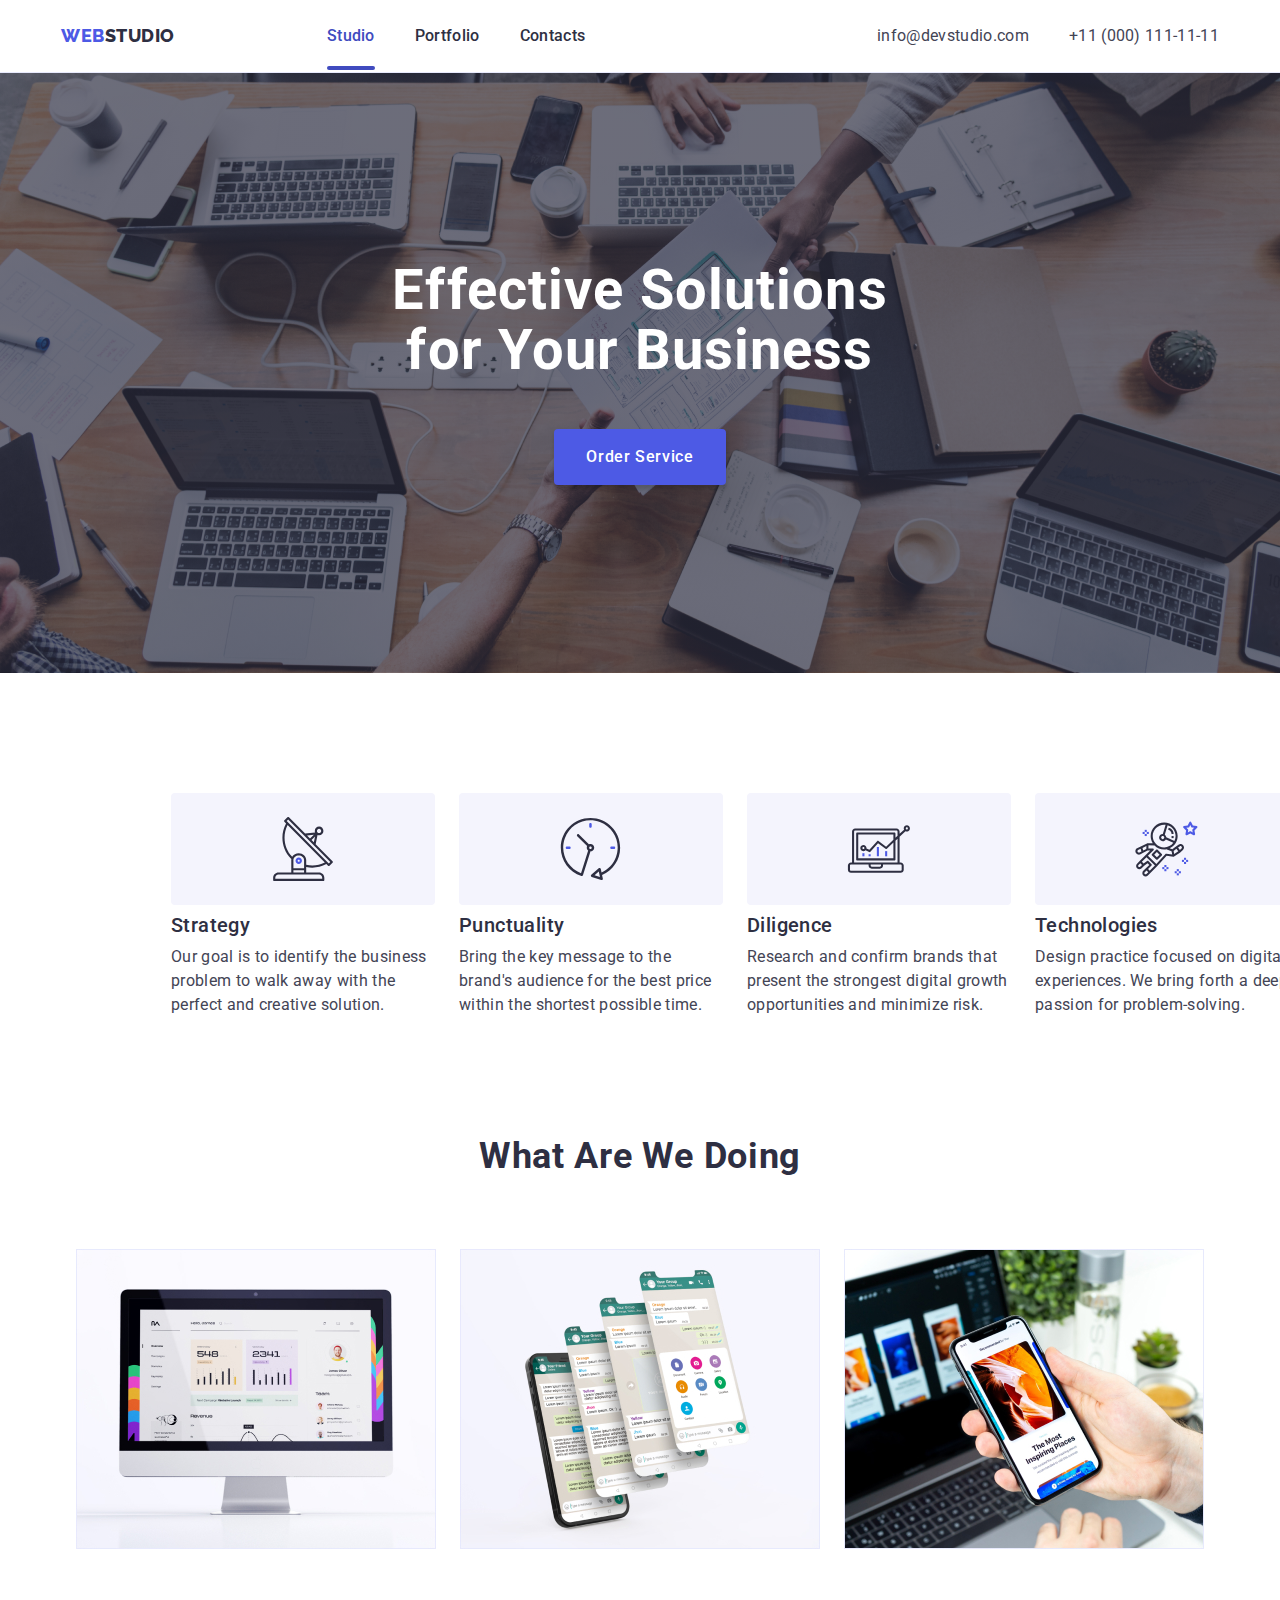
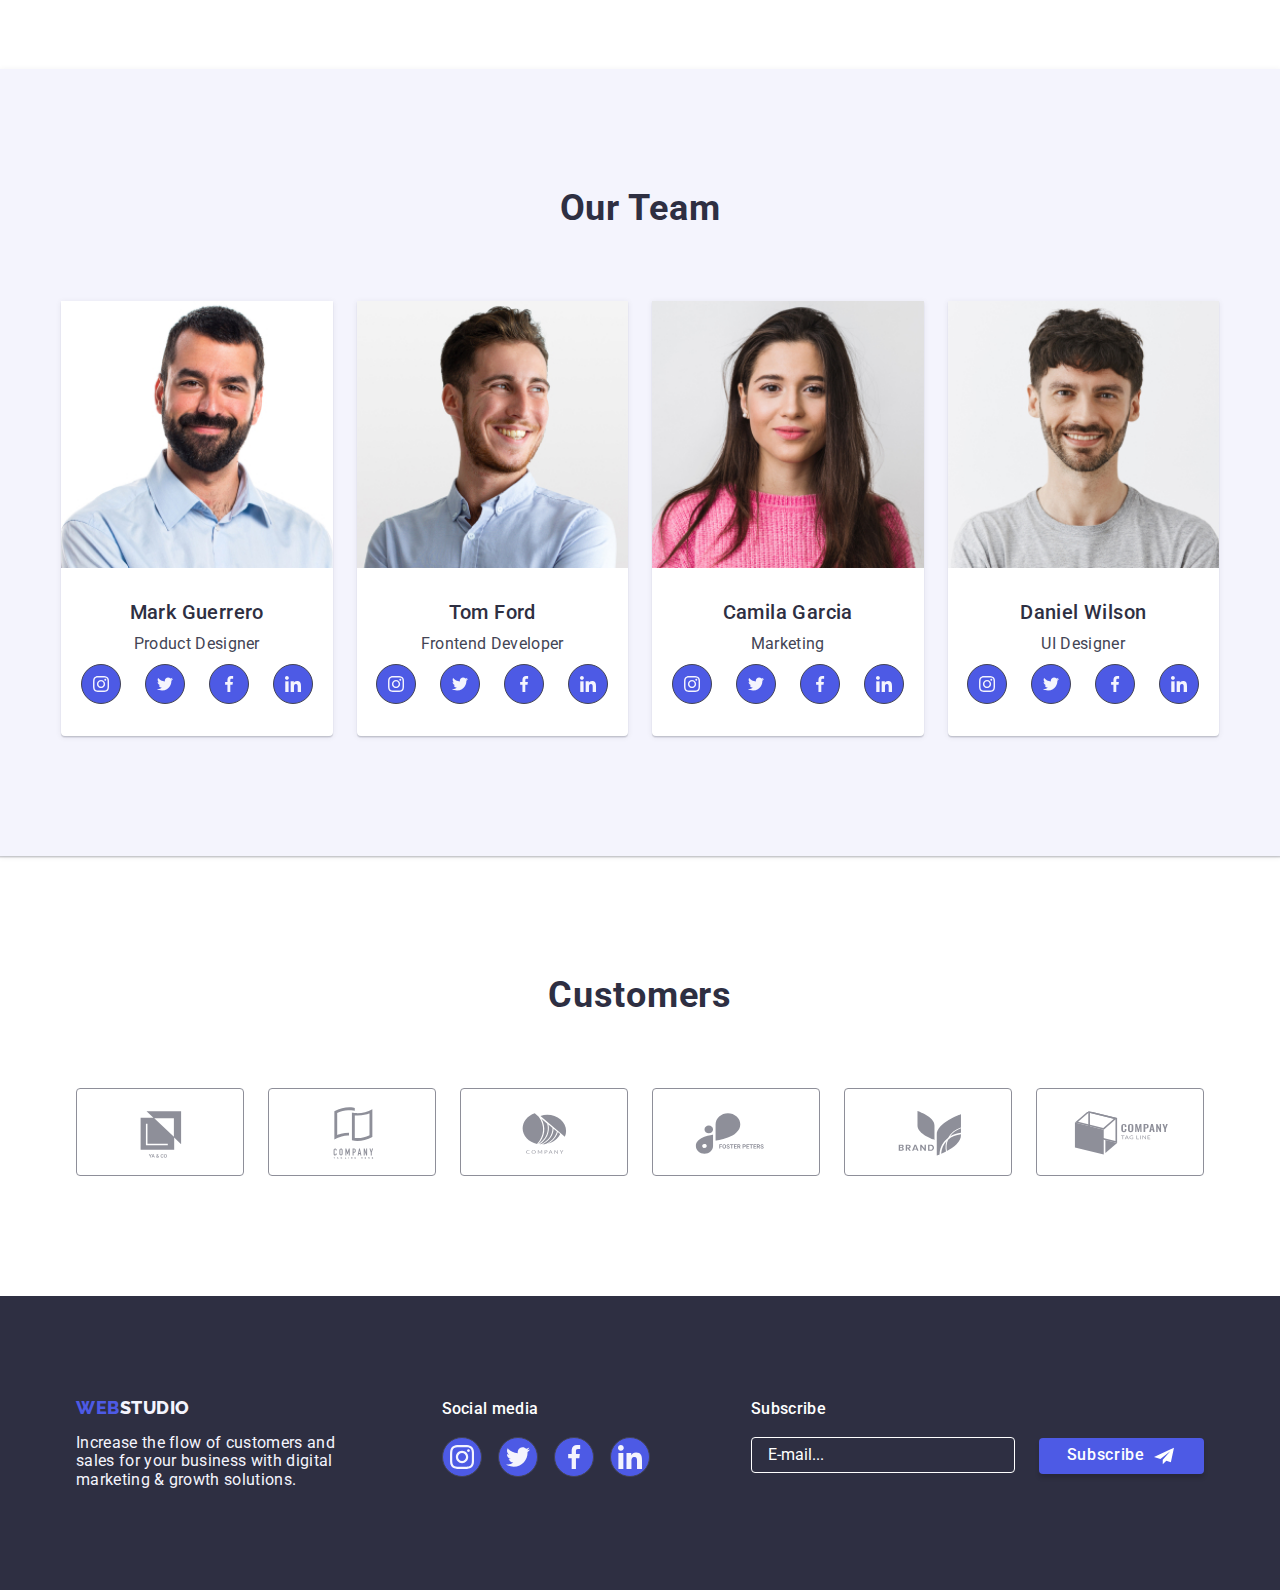
<file: index.html>
<!DOCTYPE html>
<html lang="en">
  <head>
    <meta charset="UTF-8" />
    <meta http-equiv="X-UA-Compatible" content="IE=edge" />
    <meta name="viewport" content="width=device-width, initial-scale=1.0" />
    <title>Document</title>
    <link
      rel="stylesheet"
      href="https://cdnjs.cloudflare.com/ajax/libs/modern-normalize/1.0.0/modern-normalize.min.css"
    />
    <link rel="stylesheet" href="./css/reset.css" />
    <link rel="stylesheet" href="./css/styles.css" />
    <link rel="preconnect" href="https://fonts.gstatic.com" crossorigin />
    <link
      href="https://fonts.googleapis.com/css2?family=Raleway:wght@800&family=Roboto:wght@400;500;700&display=swap"
      rel="stylesheet"
    />
  </head>
  <body>
    <!-- ! Header -->
    <header class="header">
      <div class="header-container container">
        <nav class="header-navigation-withlogo">
          <a class="link logo" href="./index.html">
            Web<span class="logo-studio-top">Studio</span></a
          >
          <ul class="header-navigation-list list">
            <li class="header-navigation-item">
              <a class="header-navigation-link link current-link-page" href="./index.html"
                >Studio</a
              >
            </li>
            <li class="header-navigation-item">
              <a class="header-navigation-link link" href="./portfolio.html">Portfolio</a>
            </li>
            <li class="header-navigation-item">
              <a class="header-navigation-link link" href="">Contacts</a>
            </li>
          </ul>
        </nav>

        <address class="header-adress">
          <ul class="header-adress-list list">
            <li>
              <a class="header-contact-link link" href="mailto:info@devstudio.com"
                >info@devstudio.com</a
              >
            </li>
            <li>
              <a class="header-contact-link link" href="tel:+110001111111">+11 (000) 111-11-11</a>
            </li>
          </ul>
        </address>
      </div>
    </header>

    <main>
      <!-- Section1 -->
      <section class="top-section">
        <div class="container">
          <h1 class="main-title">Effective Solutions for Your Business</h1>
          <!-- <div class="btn-wrapper"> -->
          <!-- <div data-open-modal> -->
          <button data-modal-open type="button" class="main-btn">Order Service</button>
          <!-- </div> -->
          <!-- </div> -->
        </div>
      </section>

      <!-- Section2 -->
      <section class="features-section">
        <div class="container">
          <h2 class="features-section-title" hidden>features</h2>
          <ul class="fearutes-list list">
            <li class="fearutes-item">
              <div class="icon-block">
                <!-- <a href=""> -->
                <svg class="icon" width="64" height="64">
                  <use href="./images/icons.svg#icon-antenna-1"></use>
                </svg>
                <!-- </a> -->
              </div>
              <h3 class="fearutes-item-title">Strategy</h3>
              <p class="fearutes-item-description">
                Our goal is to identify the business problem to walk away with the perfect and
                creative solution.
              </p>
            </li>
            <li class="fearutes-item">
              <div class="icon-block">
                <!-- <a href=""> -->
                <svg class="icon" width="64" height="64">
                  <use href="./images/icons.svg#icon-clock-1"></use>
                </svg>
                <!-- </a> -->
              </div>
              <h3 class="fearutes-item-title">Punctuality</h3>
              <p class="fearutes-item-description">
                Bring the key message to the brand's audience for the best price within the shortest
                possible time.
              </p>
            </li>
            <li class="fearutes-item">
              <div class="icon-block">
                <!-- <a href=""> -->
                <svg class="icon" width="64" height="64">
                  <use href="./images/icons.svg#icon-diagram-1"></use>
                </svg>
                <!-- </a> -->
              </div>
              <h3 class="fearutes-item-title">Diligence</h3>
              <p class="fearutes-item-description">
                Research and confirm brands that present the strongest digital growth opportunities
                and minimize risk.
              </p>
            </li>
            <li class="fearutes-item">
              <div class="icon-block">
                <!-- <a href=""> -->
                <svg class="icon" width="64" height="64">
                  <use href="./images/icons.svg#icon-astronaut-1"></use>
                </svg>
                <!-- </a> -->
              </div>
              <h3 class="fearutes-item-title">Technologies</h3>
              <p class="fearutes-item-description">
                Design practice focused on digital experiences. We bring forth a deep passion for
                problem-solving.
              </p>
            </li>
          </ul>
        </div>
      </section>

      <!-- Section 3 -->
      <section class="wedoing-section">
        <div class="wedoing-wrap container">
          <h2 class="wedoing-title">What are we doing</h2>
          <ul class="wedoing-list list">
            <li class="wedoing-item">
              <img src="./images/WeDoing/Monitor.jpg" alt="Monitor" width="360" />
            </li>
            <li class="wedoing-item">
              <img src="./images/WeDoing/Tel.jpg" alt="Telephone" width="360" />
            </li>
            <li class="wedoing-item">
              <img src="./images/WeDoing/Laptop.jpg" alt="Laptop" width="360" />
            </li>
          </ul>
        </div>
      </section>

      <!-- Section 4 -->
      <section class="hero">
        <div class="container hero-section-wrapper">
          <h2 class="hero-section-title">Our Team</h2>
          <!-- <div class="out-team-list-wrapper"> -->
          <ul class="hero-list list">
            <li class="hero-item">
              <img class="hero-link" src="./images/Team/Mark.jpg" alt="Mark Guerrero" width="264" />
              <div class="team-member-info">
                <h3 class="hero-name">Mark Guerrero</h3>
                <p class="hero-title">Product Designer</p>
                <!-- <div class="medi-icons-list-wrapper"> -->
                <ul class="medi-icons-list-hero">
                  <li class="medi-icons-item-hero">
                    <a href="" class="hero-a">
                      <svg class="icon-hero" width="16" height="16">
                        <use href="./images/icons.svg#icon-instagram-2"></use>
                      </svg>
                    </a>
                  </li>
                  <li class="medi-icons-item-hero">
                    <a href="" class="hero-a">
                      <svg class="icon-hero" width="16" height="16">
                        <use href="./images/icons.svg#icon-twitter"></use>
                      </svg>
                    </a>
                  </li>
                  <li class="medi-icons-item-hero">
                    <a href="" class="hero-a">
                      <svg class="icon-hero" width="16" height="16">
                        <use href="./images/icons.svg#icon-facebook-1"></use>
                      </svg>
                    </a>
                  </li>
                  <li class="medi-icons-item-hero">
                    <a href="" class="hero-a">
                      <svg class="icon-hero" width="16" height="16">
                        <use href="./images/icons.svg#icon-linkedin"></use>
                      </svg>
                    </a>
                  </li>
                </ul>
                <!-- </div> -->
              </div>
            </li>

            <li class="hero-item">
              <img class="hero-link" src="./images/Team/Tom.jpg" alt="Tom Ford" width="264" />
              <div class="team-member-info">
                <h3 class="hero-name">Tom Ford</h3>
                <p class="hero-title">Frontend Developer</p>
                <ul class="medi-icons-list-hero">
                  <li class="medi-icons-item-hero">
                    <a href="" class="hero-a">
                      <svg class="icon-hero" width="16" height="16">
                        <use href="./images/icons.svg#icon-instagram-2"></use>
                      </svg>
                    </a>
                  </li>
                  <li class="medi-icons-item-hero">
                    <a href="" class="hero-a">
                      <svg class="icon-hero" width="16" height="16">
                        <use href="./images/icons.svg#icon-twitter"></use>
                      </svg>
                    </a>
                  </li>
                  <li class="medi-icons-item-hero">
                    <a href="" class="hero-a">
                      <svg class="icon-hero" width="16" height="16">
                        <use href="./images/icons.svg#icon-facebook-1"></use>
                      </svg>
                    </a>
                  </li>
                  <li class="medi-icons-item-hero">
                    <a href="" class="hero-a">
                      <svg class="icon-hero" width="16" height="16">
                        <use href="./images/icons.svg#icon-linkedin"></use>
                      </svg>
                    </a>
                  </li>
                </ul>
                <div></div>
              </div>
            </li>
            <li class="hero-item">
              <img
                class="hero-link"
                src="./images/Team/Camila.jpg"
                alt="Camila Garcia"
                width="264"
              />
              <div class="team-member-info">
                <h3 class="hero-name">Camila Garcia</h3>
                <p class="hero-title">Marketing</p>
                <ul class="medi-icons-list-hero">
                  <li class="medi-icons-item-hero">
                    <a href="" class="hero-a">
                      <svg class="icon-hero" width="16" height="16">
                        <use href="./images/icons.svg#icon-instagram-2"></use>
                      </svg>
                    </a>
                  </li>
                  <li class="medi-icons-item-hero">
                    <a href="" class="hero-a">
                      <svg class="icon-hero" width="16" height="16">
                        <use href="./images/icons.svg#icon-twitter"></use>
                      </svg>
                    </a>
                  </li>
                  <li class="medi-icons-item-hero">
                    <a href="" class="hero-a">
                      <svg class="icon-hero" width="16" height="16">
                        <use href="./images/icons.svg#icon-facebook-1"></use>
                      </svg>
                    </a>
                  </li>
                  <li class="medi-icons-item-hero">
                    <a href="" class="hero-a">
                      <svg class="icon-hero" width="16" height="16">
                        <use href="./images/icons.svg#icon-linkedin"></use>
                      </svg>
                    </a>
                  </li>
                </ul>
              </div>
            </li>
            <li class="hero-item">
              <img
                class="hero-link"
                src="./images/Team/Daniel.jpg"
                alt="Daniel Wilson"
                width="264"
              />
              <div class="team-member-info">
                <h3 class="hero-name">Daniel Wilson</h3>
                <p class="hero-title">UI Designer</p>
                <ul class="medi-icons-list-hero">
                  <li class="medi-icons-item-hero">
                    <a href="" class="hero-a">
                      <svg class="icon-hero" width="16" height="16">
                        <use href="./images/icons.svg#icon-instagram-2"></use>
                      </svg>
                    </a>
                  </li>
                  <li class="medi-icons-item-hero">
                    <a href="" class="hero-a">
                      <svg class="icon-hero" width="16" height="16">
                        <use href="./images/icons.svg#icon-twitter"></use>
                      </svg>
                    </a>
                  </li>
                  <li class="medi-icons-item-hero">
                    <a href="" class="hero-a">
                      <svg class="icon-hero" width="16" height="16">
                        <use href="./images/icons.svg#icon-facebook-1"></use>
                      </svg>
                    </a>
                  </li>
                  <li class="medi-icons-item-hero">
                    <a href="" class="hero-a">
                      <svg class="icon-hero" width="16" height="16">
                        <use href="./images/icons.svg#icon-linkedin"></use>
                      </svg>
                    </a>
                  </li>
                </ul>
              </div>
            </li>
          </ul>
          <!-- </div> -->
        </div>
      </section>

      <!-- Section 5 Costomer -->
      <section class="customer-section">
        <div class="container customer-wrapper">
          <h2 class="cust-title">Customers</h2>
          <ul class="customers-list">
            <li class="customer-item">
              <a href="" class="customer-item-link">
                <svg class="icon icon-customer" width="104" height="56">
                  <use href="./images/icons.svg#icon-square-triangle"></use>
                </svg>
              </a>
            </li>

            <li class="customer-item">
              <a href="" class="customer-item-link">
                <svg class="icon icon-customer" width="104" height="56">
                  <use href="./images/icons.svg#icon-company-flag"></use>
                </svg>
              </a>
            </li>

            <li class="customer-item">
              <a href="" class="customer-item-link">
                <svg class="icon icon-customer" width="104" height="56">
                  <use href="./images/icons.svg#icon-company-square"></use>
                </svg>
              </a>
            </li>

            <li class="customer-item">
              <a href="" class="customer-item-link">
                <svg class="icon icon-customer" width="104" height="56">
                  <use href="./images/icons.svg#icon-drops"></use>
                </svg>
              </a>
            </li>

            <li class="customer-item">
              <a href="" class="customer-item-link">
                <svg class="icon icon-customer" width="104" height="56">
                  <use href="./images/icons.svg#icon-brand"></use>
                </svg>
              </a>
            </li>

            <li class="customer-item">
              <a href="" class="customer-item-link">
                <svg class="icon icon-customer" width="104" height="56">
                  <use href="./images/icons.svg#icon-company-box"></use>
                </svg>
              </a>
            </li>
          </ul>
        </div>
      </section>
    </main>

    <!-- FOOTER -->
    <footer class="footer">
      <div class="container footer-wrapper">
        <div class="footer-logo">
          <a class="link logo" href="./index.html"
            >Web<span class="logo-studio-bottom">Studio</span></a
          >
          <p class="footer-description">
            Increase the flow of customers and sales for your business with digital marketing &
            growth solutions.
          </p>
        </div>

        <div class="footer-media">
          <p class="footer-media-title">Social media</p>
          <ul class="footer-medi-icons-list">
            <li class="footer-medi-icons-item list">
              <a href="" class="footer-media-link list">
                <svg class="icon footer-media-icons" width="24" height="24">
                  <use href="./images/icons.svg#icon-instagram-2"></use>
                </svg>
              </a>
            </li>
            <li class="footer-medi-icons-item list">
              <a href="" class="footer-media-link list">
                <svg class="icon footer-media-icons" width="24" height="24">
                  <use href="./images/icons.svg#icon-twitter"></use>
                </svg>
              </a>
            </li>
            <li class="footer-medi-icons-item list">
              <a href="" class="footer-media-link list">
                <svg class="icon footer-media-icons" width="24" height="24">
                  <use href="./images/icons.svg#icon-facebook-1"></use>
                </svg>
              </a>
            </li>
            <li class="footer-medi-icons-item list">
              <a href="" class="footer-media-link list">
                <svg class="icon footer-media-icons" width="24" height="24">
                  <use href="./images/icons.svg#icon-linkedin"></use>
                </svg>
              </a>
            </li>
          </ul>
        </div>

        <div class="footer-subscribe-block">
          <p class="sbs-title">Subscribe</p>
          <form action="action" class="footer-form-sbs">
            <label for="email" class="footer-label">
              <input id="email" class="footer-input" placeholder="E-mail...">
            </label>
            <button type="submit" class="footer-form-btn">
              <span>Subscribe</span>
              <svg width="24" height="20" class="submit-icon">
                <use href="./images/icons.svg#icon-plane"></use>
              </svg>
            </button>
          </form>
        </div>

      </div>
    </footer>

    <!-- Modal Window -->
    <div class="backdrop is-hidden" data-modal>
      <div class="modal">
        <!-- <p>Soon...</p> -->
        <button data-modal-close type="button" class="modal-close-btn">
          <svg class="cross-icon" width="8" height="8">
            <use href="./images/icons.svg#cross-icon"></use>
          </svg>
        </button>

        <!-- HW #6  -->
        <div class="modal-block">
          <p class="modal-title">Leave your contacts and we will call you back</p>
          <form action="action" class="modal-form">
            <div class="modal-section">
              <input type="text" name="name" id="name" class="modal-form-input" />
              <label for="name" class="modal-form-label">Name</label>
              <svg class="modal-icon" width="18" height="24">
                <use href="./images/icons.svg#icon-person"></use>
              </svg>
            </div>

            <div class="modal-section">
              <input type="tel" name="phone" id="phone" class="modal-form-input" />
              <label for="phone" class="modal-form-label">Phone</label>
              <svg class="modal-icon" width="24" height="24">
                <use href="./images/icons.svg#icon-phone"></use>
              </svg>
            </div>

            <div class="modal-section">
              <input type="email" name="email" id="email-modal" class="modal-form-input" />
              <label for="email-modal" class="modal-form-label">Email</label>
              <svg class="modal-icon" width="24" height="24">
                <use href="./images/icons.svg#icon-email"></use>
              </svg>
            </div>

            <div class="modal-section">
              <textarea rows="10" name="comment" id="comment" class="modal-form-input modal-form-textarea" placeholder="Text input" required></textarea>
              <label for="comment" class="modal-form-label">Comment</label>
            </div>

            <!-- CHECKBOX -->
            <div class="modal-section checkbox-section">
              <label class="check-label">
                <input type="checkbox" class="check-input" />
                <!-- <svg class="checkbox-icon" width="14" height="14">
                  <use href="./images/icons.svg#icon-checkbox"></use>
                </svg> -->
                <span class="custom-checkbox"></span>
                <span class="acception-text">
                  I accept the terms and conditions of the <a class="policy-link">Privacy Policy</a>
                </span>
              </label>
            </div>

            <button type="submit" class="modal-submit-btn">
              <span>Send</span>
            </button>
          </form>
        </div>
        <!-- HW FINISH -->
      </div>
    </div>

    <script src="./js/script.js"></script>
  </body>
</html>
</file>
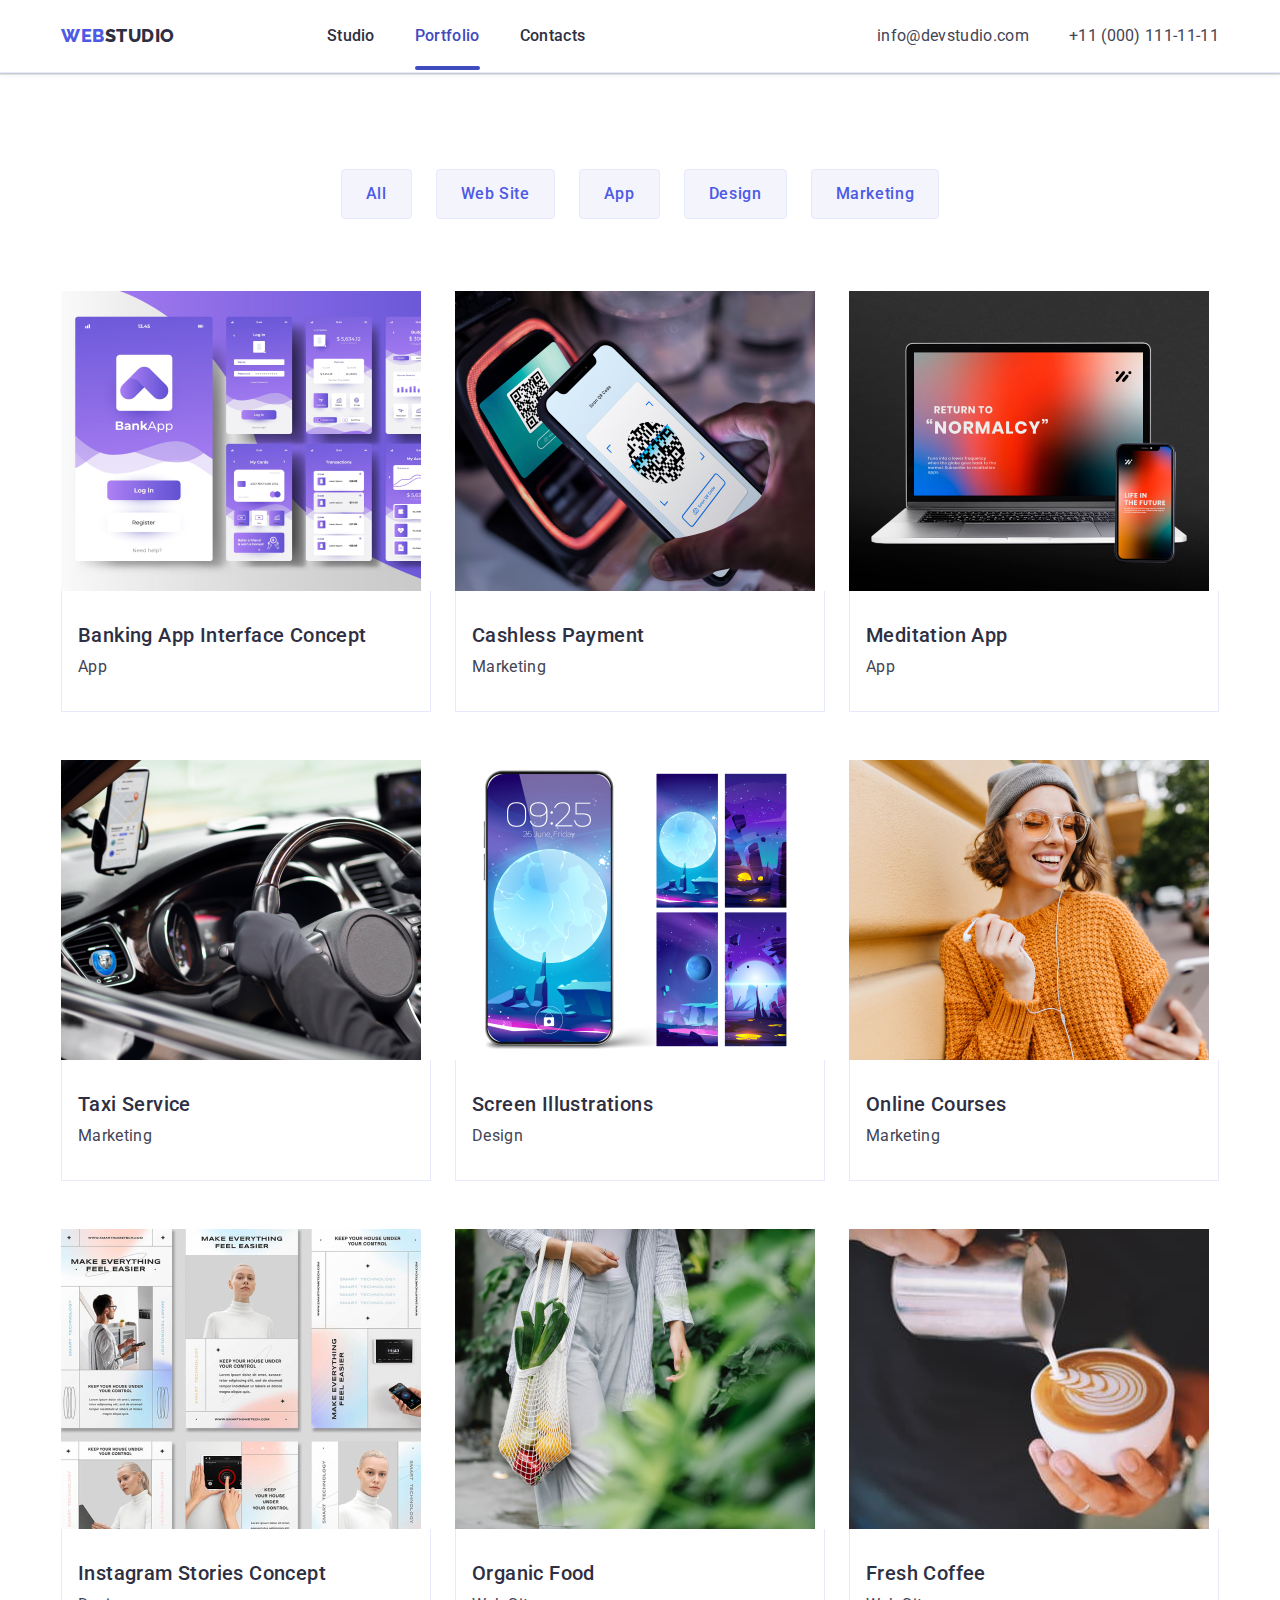
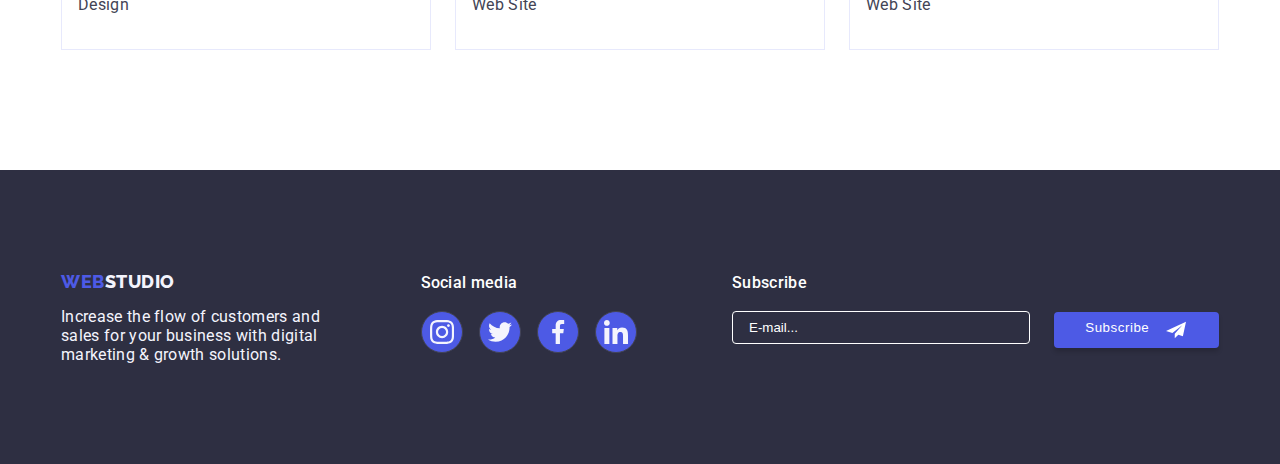
<file: portfolio.html>
<!DOCTYPE html>
<html lang="en">
  <head>
    <meta charset="UTF-8" />
    <meta http-equiv="X-UA-Compatible" content="IE=edge" />
    <meta name="viewport" content="width=device-width, initial-scale=1.0" />
    <title>Portfolio</title>
    <link
    rel="stylesheet"
    href="https://cdnjs.cloudflare.com/ajax/libs/modern-normalize/1.1.0/modern-normalize.min.css"
    integrity="sha512-wpPYUAdjBVSE4KJnH1VR1HeZfpl1ub8YT/NKx4PuQ5NmX2tKuGu6U/JRp5y+Y8XG2tV+wKQpNHVUX03MfMFn9Q=="
    crossorigin="anonymous"
    referrerpolicy="no-referrer"
  />
  <link rel="stylesheet" href="./css/reset.css" />
  <link rel="stylesheet" href="./css/styles.css">
    <link rel="preconnect" href="https://fonts.googleapis.com">
    <link rel="preconnect" href="https://fonts.gstatic.com" crossorigin>
    <link href="https://fonts.googleapis.com/css2?family=Raleway:wght@800&family=Roboto:wght@400;500;700&display=swap" rel="stylesheet">
 
    <header class="header">
      <div class="header-container container">
        <nav class="header-navigation-withlogo">
          <a class="link logo" href="./index.html">
            Web<span class="logo-studio-top">Studio</span></a
          >
          <ul class="header-navigation-list list">
            <li class="header-navigation-item">
              <a class="header-navigation-link link" href="./index.html"
                >Studio</a
              >
            </li>
            <li class="header-navigation-item">
              <a class="header-navigation-link current-link-page link" href="./portfolio.html"
                >Portfolio</a
              >
            </li>
            <li class="header-navigation-item">
              <a class="header-navigation-link link" href="">Contacts</a>
            </li>
          </ul>
        </nav>

        <address class="header-adress">
          <ul class="header-adress-list list">
            <li>
              <a
                class="header-contact-link link"
                href="mailto:info@devstudio.com"
                >info@devstudio.com</a
              >
            </li>
            <li>
              <a class="header-contact-link link" href="tel:+110001111111"
                >+11 (000) 111-11-11</a
              >
            </li>
          </ul>
        </address>
      </div>
    </header>

    <main>
     <section class="main-section">
    <div class="container">
      <h1 hidden>portfolio</h1>
      <!-- list1 -->
        <ul class="buttons-features-list list">
          <li><button class="btn-features-portfolio" type="button">All</button></li>
          <li><button class="btn-features-portfolio" type="button">Web Site</button></li>
          <li><button class="btn-features-portfolio" type="button">App</button></li>
          <li><button class="btn-features-portfolio" type="button">Design</button></li>
          <li><button class="btn-features-portfolio" type="button">Marketing</button></li>
        </ul>
 
      <!-- list2 -->
        <ul class="list-of-projects list">
          <li class="projects-list-item">
            <a href class="link portfolio-link">
              <div class="submenu-wrapper">
              <img src="./images/Portfolio/1Banking.jpg" alt="b" />
                <p class="sub-menu">14 Stylish and User-Friendly App Design Concepts · Task Manager App · Calorie Tracker App · Exotic Fruit Ecommerce App · Cloud Storage App
                </p>
              </div>
              <div class="item-title-descriprion">
              <h2 class="project-title">Banking App Interface Concept</h2>
              <p class="project-description">App</p>
            </div>
            </a>
          </li>

          <li class="projects-list-item">
            <a href class="link portfolio-link">
             <div class="submenu-wrapper"> 
            <img src="./images/Portfolio/2Cashless.jpg" alt="c" />
                <p class="sub-menu">14 Stylish and User-Friendly App Design Concepts · Task Manager App · Calorie Tracker App · Exotic Fruit Ecommerce App · Cloud Storage App
                </p>
              </div>
              
            <div class="item-title-descriprion"><h2 class="project-title">Cashless Payment</h2>
            <p class="project-description">Marketing</p>
            </div>
            </a>
          </li>

          <li class="projects-list-item">
            <a href class="link portfolio-link">
              <div class="submenu-wrapper"> 
              <img src="./images/Portfolio/3Meditaion.jpg" alt="m" />
              <p class="sub-menu">14 Stylish and User-Friendly App Design Concepts · Task Manager App · Calorie Tracker App · Exotic Fruit Ecommerce App · Cloud Storage App
              </p>
            </div>
              <div class="item-title-descriprion">
              <h2 class="project-title">Meditation App</h2>
            <p class="project-description">App</p>
              </div>
            </a>
          </li>

          <li class="projects-list-item">
            <a href class="link portfolio-link">
              <div class="submenu-wrapper"> 
              <img src="./images/Portfolio/4Taxi.jpg" alt="t" />
              <p class="sub-menu">14 Stylish and User-Friendly App Design Concepts · Task Manager App · Calorie Tracker App · Exotic Fruit Ecommerce App · Cloud Storage App
              </p>
              </div>

              <div class="item-title-descriprion"><h2 class="project-title">Taxi Service</h2>
            <p class="project-description">Marketing</p>
            </div>
            </a>
          </li>

          <li class="projects-list-item">
            <a href class="link portfolio-link">
              <div class="submenu-wrapper"> 
              <img src="./images/Portfolio/5Screen.jpg" alt="s" />
              <p class="sub-menu">14 Stylish and User-Friendly App Design Concepts · Task Manager App · Calorie Tracker App · Exotic Fruit Ecommerce App · Cloud Storage App
              </p></div>

              <div class="item-title-descriprion"><h2 class="project-title">Screen Illustrations</h2>
            <p class="project-description">Design</p>
          </div>
        </a>
          </li>

          <li class="projects-list-item">
            <a href class="link portfolio-link">
              <div class="submenu-wrapper"> 
              <img src="./images/Portfolio/6Online.jpg" alt="o" />
             <p class="sub-menu">14 Stylish and User-Friendly App Design Concepts · Task Manager App · Calorie Tracker App · Exotic Fruit Ecommerce App · Cloud Storage App
              </p></div>

              <div class="item-title-descriprion">
            <h2 class="project-title">Online Courses</h2>
            <p class="project-description">Marketing</p></div></a>
          </li>

          <li class="projects-list-item">
            <a href class="link portfolio-link">
              <div class="submenu-wrapper">
              <img src="./images/Portfolio/7Instagram.jpg" alt="i" />
             <p class="sub-menu">14 Stylish and User-Friendly App Design Concepts · Task Manager App · Calorie Tracker App · Exotic Fruit Ecommerce App · Cloud Storage App
              </p></div>

              <div class="item-title-descriprion">
              <h2 class="project-title">Instagram Stories Concept</h2>
            <p class="project-description">Design</p>
              </div>
          </a>
          </li>

          <li class="projects-list-item">
            <a href class="link portfolio-link">
              <div class="submenu-wrapper"><img src="./images/Portfolio/8Organic.jpg" alt="o">
                <p class="sub-menu">14 Stylish and User-Friendly App Design Concepts · Task Manager App · Calorie Tracker App · Exotic Fruit Ecommerce App · Cloud Storage App
              </p></div>
              <div class="item-title-descriprion">
              <h2 class="project-title">Organic Food</h2>
            <p class="project-description">Web Site</p>
              </div>
          </a>
          </li>

          <li class="projects-list-item">
            <a href class="link portfolio-link">
              <div class="submenu-wrapper"><img src="./images/Portfolio/9Fresh.jpg" alt="f" />
              <p class="sub-menu">14 Stylish and User-Friendly App Design Concepts · Task Manager App · Calorie Tracker App · Exotic Fruit Ecommerce App · Cloud Storage App
              </p></div>
              <div class="item-title-descriprion">
              <h2 class="project-title">Fresh Coffee</h2>
            <p class="project-description">Web Site</p>
          </div>
          </a>
          </li>
        </ul>
      </div>
      </section>
    </main>

    <!--______FOOTER______ -->
    <footer class="footer">
      <div class="container footer-wrapper">
        <div class="footer-logo">
          <a class="link logo" href="./index.html"
            >Web<span class="logo-studio-bottom">Studio</span></a
          >
          <p class="footer-description">
            Increase the flow of customers and sales for your business with digital marketing &
            growth solutions.
          </p>
        </div>

        <div class="footer-media">
          <p class="footer-media-title">Social media</p>
          <ul class="footer-medi-icons-list">
            <li class="footer-medi-icons-item list">
              <a href="" class="footer-media-link list">
                <svg class="icon footer-media-icons" width="24" height="24">
                  <use href="./images/icons.svg#icon-instagram-2"></use>
                </svg>
              </a>
            </li>
            <li class="footer-medi-icons-item list">
              <a href="" class="footer-media-link list">
                <svg class="icon footer-media-icons" width="24" height="24">
                  <use href="./images/icons.svg#icon-twitter"></use>
                </svg>
              </a>
            </li>
            <li class="footer-medi-icons-item list">
              <a href="" class="footer-media-link list">
                <svg class="icon footer-media-icons" width="24" height="24">
                  <use href="./images/icons.svg#icon-facebook-1"></use>
                </svg>
              </a>
            </li>
            <li class="footer-medi-icons-item list">
              <a href="" class="footer-media-link list">
                <svg class="icon footer-media-icons" width="24" height="24">
                  <use href="./images/icons.svg#icon-linkedin"></use>
                </svg>
              </a>
            </li>
          </ul>
        </div>

        <div class="footer-subscribe-block">
          <p class="sbs-title">Subscribe</p>
          <form action="action" class="footer-form-sbs">
            <label for="email" class="footer-label">
              <input id="email" class="footer-input" placeholder="E-mail...">
            </label>
            <button type="submit" class="footer-form-btn">
              <span>Subscribe</span>
              <svg width="24" height="20" class="submit-icon">
                <use href="./images/icons.svg#icon-plane"></use>
              </svg>
            </button>
          </form>
        </div>

      </div>
    </footer>
  </body>
</html>
</file>
<file: css/styles.css>
/* Опис змінних по всьому документ. Якщо сворити в секції, то тільки в цієї секції буде працювати */
:root {
  /* navy-blue*/
  --color-navyblue: #2e2f42;
  /* IRIS */
  --color-iris: #4d5ae5;
  /* OCEAN */
  --color-ocean: #404bbf;
  /* CLOUD */
  --color-cloud: #f4f4fd;
  --color-slate: #434455;

  --color-lightslate: #8e8f99;
  --color-cornflower: #e7e9fc;
  --color-dairy: #fcfcfc;
  --time-f-cubic: cubic-bezier(0.4, 0, 0.2, 1);
  --timing-time: 250ms;
}

body {
  font-family: 'Roboto', sans-serif;
  /* SLATE */
  color: #434455;
  background-color: #ffffff;
}

img {
  display: block;
}

.list {
  list-style: none;
  list-style-type: none;
  padding: 0;
  margin: 0;
}

.link {
  text-decoration: none;
  font-style: normal;
}

/* @font-face {
    font-family: 'Roboto700';
    src: url(../fonts/Roboto/Roboto-Bold.ttf)
} */

.container {
  width: 1158px;
  margin: 0 auto;
  padding: 0 15px;
}

/* !Header  */
.header {
  border-bottom: 1px solid #e7e9fc;
  box-shadow: 0px 2px 1px rgba(46, 47, 66, 0.08), 0px 1px 1px rgba(46, 47, 66, 0.16),
    0px 1px 6px rgba(46, 47, 66, 0.08);
}

.logo {
  font-family: 'Raleway', sans-serif;
  font-weight: 800;
  font-size: 18px;
  line-height: 1.17em;
  letter-spacing: 0.03em;
  text-transform: uppercase;
  /* IRIS */
  color: #4d5ae5;
  margin-right: 76px;
}

.logo-studio-top {
  color: var(--color-navyblue);
}

.header-navigation-link {
  font-style: normal;
  font-weight: 500;
  font-size: 16px;
  line-height: 1.5em;
  /* identical to box height, or 150% */
  letter-spacing: 0.02em;
  /* NAVY BLUE */
  color: var(--color-navyblue);
  padding: 24px 0;
}

.header-navigation-link:hover {
  color: var(--color-ocean);
  font-style: normal;
}

.header-navigation-link:focus {
  color: var(--color-ocean);
  font-style: normal;
}
/* Underline */
.current-link-page {
  position: relative;
  color: #404bbf;
  transition: color 250ms var(--time-f-cubic);
}

.current-link-page::after {
  content: '';
  display: block;
  width: 100%;

  background-color: #404bbf;

  position: absolute;
  border-radius: 2px;
  bottom: -1px;
  height: 4px;
}

.header-adress-list {
  font-style: normal;
}

.header-contact-link {
  font-style: normal;
  font-weight: 400;
  font-size: 16px;
  line-height: 24px;
  /* identical to box height, or 150% */
  letter-spacing: 0.02em;
  /* SLATE */
  color: #434455;
  transition: color 250ms var(--time-f-cubic);
}

.header-contact-link:hover {
  color: var(--color-ocean);
  /* text-decoration: underline;
  text-decoration-color: red; */
}

.header-contact-link:focus {
  color: var(--color-ocean);
}

/*  */

.header-container {
  display: flex;
  align-items: center;
  /* border-bottom: 1px solid #e7e9fc;  Не хоче перевілятися*/
  height: 72px;
  /* margin-right: 156px; */
  padding: 0;
}

.header-navigation-withlogo {
  display: flex;
  align-items: center;
  margin-right: auto;
}

.header-navigation-list {
  display: flex;
  gap: 40px;
  margin-left: 76px;
}

.header-adress-list {
  display: flex;
  /* margin-right: 40px; */
  gap: 40px;
}

.header-address {
  margin-left: auto;
}

/* !Section 1 */
.top-section {
  /* background: #2E2F42;  */
  /* height: 600px;
    left: 0px;
    top: 72px; */
  padding: 188px 0;
  /* text-align: center; */
  background: linear-gradient(rgba(46, 47, 66, 0.7), rgba(46, 47, 66, 0.7)),
    url('../images/people-office.jpg');
  max-width: 1440px;
  background-repeat: no-repeat;
  background-position: center;
  background-size: cover;
  margin: 0 auto;
}

.main-title {
  max-width: 496px;
  font-weight: 700;
  font-size: 56px;
  line-height: 1.07;
  /* or 107% */
  text-align: center;
  letter-spacing: 0.02em;
  /* WHITE */
  color: #ffffff;
  /* padding-left: 472px;
    padding-right: 472px; */
  margin: 0 auto;
  margin-bottom: 48px;
}

.main-btn {
  font-family: 'Roboto', sans-serif;
  font-weight: 500;
  font-size: 16px;
  line-height: 1.5;

  letter-spacing: 0.04em;
  /* WHITE */
  color: #ffffff;
  background-color: var(--color-iris);
  cursor: pointer;
  box-shadow: 0px 4px 4px rgba(0, 0, 0, 0.15);
  border-radius: 4px;
  border: none;

  display: block;

  /* align-items: center; */
  /* margin-left: calc((1158px - 169px)/2); */
  margin: 0 auto;
  padding: 16px 32px;
  min-width: 169px;
  height: 56px;
  transition: background-color 250ms var(--time-f-cubic);
}

/* .btn-wrapper {
    text-align: center;
} */

.main-btn:hover {
  background-color: #404bbf;
}

.main-btn:focus {
  background-color: #404bbf;
}

/* ! SEction 2 */
.features-section {
  margin: 120px 156px 120px 156px;
}

.fearutes-list {
  display: flex;
  justify-content: center;
  flex-basis: calc((100% - 3 * 24px) / 4);
  gap: 24px;
  transition: color 250ms var(--time-f-cubic);
}

.wedoing-wrap {
  text-align: center;
  /* TODO padding-bottom: 120px; */
}

.fearutes-item-title {
  font-weight: 500;
  font-size: 20px;
  line-height: 1.2;
  /* identical to box height, or 120% */
  letter-spacing: 0.02em;
  color: var(--color-navyblue);
  /* flex-basis: calc((100% - 3 * 24px) / 4) */
  margin-bottom: 8px;
}

.fearutes-item-description {
  font-weight: 400;
  font-size: 16px;
  line-height: 1.5;
  /* or 150% */
  letter-spacing: 0.02em;
  /* SLATE */
  color: #434455;
}

.hero-link {
  width: 100%;
}

.fearutes-list .fearutes-item {
  width: calc((100% - 72px) / 4);
}

/*! Section 3 Whatarewedoing  */

.wedoing-section {
  /* padding-bottom: 120px; 
    padding-left: 120px;
    padding-right: 120px; */
  /* height: 412px; */
  /* margin: 0px 156px 120px 156px; */
  padding-bottom: 120px;
}

.wedoing-list {
  display: flex;
  gap: 24px;
  justify-content: center;
}

.wedoing-title {
  font-weight: 700;
  font-size: 36px;
  line-height: 1.11;
  /* identical to box height, or 111% */
  text-align: center;
  letter-spacing: 0.02em;
  text-transform: capitalize;
  /* NAVY BLUE */
  color: var(--color-navyblue);
  margin-bottom: 72px;
}

.wedoing-item {
  width: calc((100% - 3 * 16px) / 3);
}

/* ! Section 4 TEAM HERO*/

.hero {
  /* CLOUD */
  background: #f4f4fd;
  padding: 120px 0px;
  box-shadow: 0px 1px 6px rgba(46, 47, 66, 0.08), 0px 1px 1px rgba(46, 47, 66, 0.16),
    0px 2px 1px rgba(46, 47, 66, 0.08);
}

.hero-section-wrapper {
  /* box-shadow: 0px 1px 6px rgba(46, 47, 66, 0.08), 0px 1px 1px rgba(46, 47, 66, 0.16), 0px 2px 1px rgba(46, 47, 66, 0.08); */
  padding-left: 0;
  padding-right: 0;
}

.hero-section-title {
  font-weight: 700;
  font-size: 36px;
  line-height: 1.11;
  text-align: center;
  letter-spacing: 0.02em;
  text-transform: capitalize;
  color: #2e2f42;
  /* color: var(--title-color) */
  text-align: center;

  /* padding-top: 120px;    */
  margin-bottom: 72px;
}

.hero-list {
  display: flex;
  gap: 24px;
  /* align-items: center; */
  justify-content: center;
  /* margin-left: 156px;
    margin-right: 156px; */
}

/* .out-team-list-wrapper {
    text-align: center;
} */

.hero-item {
  width: calc((100%- (24px * 3)) / 4);
  text-align: center;
  background-color: #ffffff;
  /* flex-basis: calc((100% - 3 * 24px) / 4); */
  border-radius: 0px 0px 4px 4px;
  width: calc((100% - 72px) / 4);
  box-shadow: 0px 1px 6px rgba(46, 47, 66, 0.08), 0px 1px 1px rgba(46, 47, 66, 0.16),
    0px 2px 1px rgba(46, 47, 66, 0.08);
}

.team-member-info {
  padding: 32px 0 32px;
}

.hero-name {
  font-weight: 500;
  font-size: 20px;
  line-height: 1.2;
  /* identical to box height, or 120% */
  text-align: center;
  letter-spacing: 0.02em;
  /* NAVY BLUE */
  color: #2e2f42;
  margin-bottom: 8px;
}

.hero-title {
  font-weight: 400;
  font-size: 16px;
  line-height: 1.5;
  /* identical to box height, or 150% */
  text-align: center;
  letter-spacing: 0.02em;
  /* SLATE */
  color: #434455;
}

.medi-icons-list-hero {
  display: flex;
  gap: 24px;
  justify-content: center;
  margin-top: 8px;
}

.medi-icons-item-hero {
  width: 40px;
  height: 40px;
  /* transition: background-color 2500ms var(--time-f-cubic); */
}

.hero-a {
  border: 1px solid var(--color-slate);
  border-radius: 50%;
  background: var(--color-iris);
  margin-bottom: 16px;
  width: 100%;
  height: 100%;
  display: flex;
  align-items: center;
  justify-content: center;
  transition: background-color 250ms var(--time-f-cubic);
}

.hero-a:hover {
  background-color: #404bbf;
}

.hero-a:focus {
  background-color: #404bbf;
}

.icon-hero {
  fill: #f4f4fd;
}

/* ! Section5 */
.customer-section {
  padding: 120px 0;
}

.customer-wrapper {
  /* height: 780px; */
  /* !QUESTION margin: 120px 156px; */
  margin-left: auto;
  margin-right: auto;

  /* ! ADDED_IRYNA */
  width: 1158px;
  padding-right: 15px;
  padding-left: 15px;
}

.cust-title {
  /* Header 2 */
  font-weight: 700;
  font-size: 36px;
  line-height: 1.1;
  /* identical to box height, or 111% */
  text-align: center;
  letter-spacing: 0.02em;
  text-transform: capitalize;
  /* NAVY BLUE */
  color: #2e2f42;
  margin-bottom: 72px;
}

.customers-list {
  display: flex;
  gap: 24px;
  justify-content: center;
  /* ! IRY CHANGES */
  /* align-items: center; */
}

.customer-item {
  /* !IRY_CHANGES 
  border: 1px solid var(--color-slate);
  border-radius: 4px; */
  width: calc((100% - 120px) / 6);
  height: 88px;
}

.customer-item-link {
  display: flex;
  align-items: center;
  justify-content: center;
  width: 100%;
  height: 100%;
  padding: 16px 32px;
  color: var(--color-lightslate);
  border: 1px solid var(--color-lightslate);
  border-radius: 4px;
  transition: border-color 250ms var(--time-f-cubic), color 250ms var(--timing-function);
}

.customer-item-link:hover,
.customer-item-link:focus {
  border-color: #404bbf;
  color: #404bbf;
}

/* ! Footer */

.footer {
  background-color: var(--color-navyblue);
  padding: 101px 0px 100px 0px;
}
.footer-wrapper {
  display: flex;
  align-items: baseline;
  /* gap: 120px; */
  justify-content: space-between;
}

.footer .link {
  display: inline-block;
  margin-bottom: 16px;
}

/* Logo and logospan in the heared */
.logo-studio-bottom {
  /* CLOUD */
  color: var(--color-cloud);
}

.footer-description {
  font-style: normal;
  font-weight: 400;
  font-size: 16px;
  line-height: 1.17;
  /* or 150% */
  letter-spacing: 0.02em;
  /* CLOUD */
  color: var(--color-cloud);
  width: 264px;
  margin-top: 0px;
  margin-bottom: 0px;
}

.footer-media-title {
  font-weight: 500;
  font-size: 16px;
  line-height: 1.5;
  /* identical to box height, or 150% */
  letter-spacing: 0.02em;
  /* WHITE */
  color: #ffffff;
  margin-bottom: 16px;
}

.footer-media-link {
  border: 1px solid var(--color-slate);
  border-radius: 50%;
  background: #4d5ae5;
  margin-bottom: 16px;
  display: flex;
  align-items: center;
  justify-content: center;
  width: 40px;
  height: 40px;
  background-color: var(--color-iris);
  border-radius: 50%;
  transition: background-color 250ms var(--time-f-cubic);
}

.footer-media-link:focus,
.footer-media-link:hover {
  background-color: #31d0aa;
}

.footer-medi-icons-list {
  display: flex;
  /* width: 40px; */
  height: 40px;
  justify-content: center;
  gap: 16px;
}

.footer-logo {
  width: 264px;
  /* margin-right: 120px; */
}

.footer-media-icons {
  fill: #f4f4fd;
}

/* !PORTFOLIO */

.main-section {
  padding: 96px 0 120px;
}

.portfolio-link {
  display: block;
  transition: box-shadow 250ms var(--time-f-cubic);
  transition: 250ms box-shadow var(--time-f-cubic);
}

.portfolio-link:hover,
.portfolio-link:focus {
  box-shadow: 0px 1px 6px rgba(46, 47, 66, 0.08), 0px 1px 1px rgba(46, 47, 66, 0.16),
    0px 2px 1px rgba(46, 47, 66, 0.08);
    
  }

.btn-features-portfolio {
  font-style: normal;
  font-weight: 500;
  font-size: 16px;
  line-height: 24px;
  /* identical to box height, or 150% */
  /* display: flex;
align-items: center; */
  text-align: center;
  letter-spacing: 0.04em;
  /* IRIS */
  color: var(--color-iris);
  /* CLOUD */
  background: var(--color-cloud);
  /* CORNFLOWER */

  border: 1px solid #e7e9fc;
  border-radius: 4px;
  font-family: 'Roboto', sans-serif;
  cursor: pointer;

  transition: color 250ms var(--time-f-cubic), background-color 250ms var(--time-f-cubic),
    border-color 250ms var(--time-f-cubic), box-shadow 250ms var(--time-f-cubic);
}

.btn-features-portfolio:hover,
.btn-features-portfolio:focus {
  color: #ffffff;
  background-color: #404bbf;
  box-shadow: 0px 3px 1px rgba(0, 0, 0, 0.1), 0px 2px 1px rgba(0, 0, 0, 0.08),
    0px 2px 2px rgba(0, 0, 0, 0.12);
}

/*! PROJECTS */

.buttons-features-list {
  display: flex;
  justify-content: center;
  /* height: 216px; */
  margin-bottom: 72px;
  gap: 24px;
}

.btn-features-portfolio {
  padding: 12px 24px;
  border: 1px solid #e7e9fc;
  border-radius: 4px;
}

.btn-features-portfolio:hover {
  border: 1px solid transparent;
}

.btn-features-portfolio:focus {
  border: 1px solid transparent;
}

.list-of-projects {
  display: flex;
  justify-content: center;
  flex-wrap: wrap;
  /* gap: 24px; */
  column-gap: 24px;
  row-gap: 48px;
}
.projects-list-item {
  /* column-gap: 24px; */
  width: calc((100% - 48px) / 3);
}

.item-title-descriprion {
  padding: 32px 16px;
  border: 1px solid #e7e9fc;
  border-top: none;
}
.project-title {
  font-weight: 500;
  font-size: 20px;
  line-height: 1.2;
  /* identical to box height, or 120% */
  letter-spacing: 0.02em;
  /* NAVY BLUE */
  color: #2e2f42;
  text-decoration: none;
  margin-bottom: 8px;
  margin-top: 0px;
}
.project-description {
  text-decoration: none;
  font-weight: 400;
  font-size: 16px;
  line-height: 1.5;
  /* identical to box height, or 150% */
  letter-spacing: 0.02em;
  /* SLATE */
  color: #434455;
  margin-bottom: 0px;
  margin-top: 0px;
}

.icon-customer {
  fill: currentColor;
  /* width: 100%;
    height: 100%; */
}

/* ! HW #4 */

.icon-block {
  background: #f4f4fd;
  border-radius: 4px;
  /* padding-bottom: 8px; */
  height: 112px;
  /* text-align: center; */

  display: flex;
  justify-content: center;
  align-items: center;
  margin-bottom: 8px;
}

.fearutes-list:hover {
  color: var(--color-iris);
  transition: color250ms var(--time-f-cubic);
}

.fearutes-list:focus {
  color: var(--color-iris);
}

/* ! MODAL WINDOW */
.backdrop {
  position: fixed;
  top: 0;
  left: 0;
  /* width: 100vw;
  min-height: 100vh; */
  width: 100%;
  height: 100%;
  /* width: 408px;
  min-height: 576px; */
  background-color: rgba(46, 47, 66, 0.4);
  /* transition: opacity 200ms ease-in-out, visibility 200ms linear; */
  transition: opacity 250ms var(--time-f-cubic), visibility 250ms var(--time-f-cubic);
  box-shadow: 0px 1px 1px rgba(0, 0, 0, 0.14), 0px 1px 3px rgba(0, 0, 0, 0.12),
    0px 2px 1px rgba(0, 0, 0, 0.2);
}

/* класс утилита  */
.backdrop.is-hidden {
  opacity: 0;
  visibility: hidden;
  /* события указателя, на элемент не действуют никакие события, 
  чтобы элемент не работал, пропускал клики, выделения текста */
  pointer-events: none;
}

.modal {
  position: absolute;
  top: 50%;
  left: 50%;
  transform: translate(-50%, -50%) scale(1);

  min-height: 576px;
  min-width: 400px;
  width: 408px;
  padding: 72px 30px 30px 30px;
  background-color: white;
  border-radius: 4px;
  background: #fcfcfc;
  transition: transform 250ms var(--time-f-cubic);
  /* transition: background-color 250ms var(--time-f-cubic), border 250ms var(--time-f-cubic);  */
  box-shadow: 0px 1px 1px rgba(0, 0, 0, 0.14), 0px 1px 3px rgba(0, 0, 0, 0.12),
    0px 2px 1px rgba(0, 0, 0, 0.2);
}

.backdrop.is-hidden .modal {
  transform: translate(-100%, 200%) scale(0.5);
}

.modal-close-btn {
  position: absolute;
  top: 24px;
  right: 24px;
  background: #e7e9fc;
  border: 1px solid rgba(0, 0, 0, 0.1);
  color: #2e2f42;
  width: 24px;
  height: 24px;
  border: 1px solid rgba(0, 0, 0, 0.1);
  border-radius: 50%;
  cursor: pointer;
  transition: background-color 250ms var(--time-f-cubic), border 250ms var(--time-f-cubic);
  display: flex;
  align-items: center;
  justify-content: center;
  padding: 0;
}

.modal-close-btn:hover,
.modal-close-btn:focus {
  color: #ffffff;
  border: none;
  background-color: #404bbf;
}

.cross-icon {
  fill: currentColor;
  width: 8px;
  height: 8px;
  transition: fill 250ms var(--time-f-cubic);
}

/* ! OVERLAY - Ховер на окне */
.submenu-wrapper {
  position: relative;
  overflow: hidden;
}

.portfolio-link:hover .sub-menu,
.portfolio-link:focus .sub-menu {
  opacity: 1;
  transform: translateY(0);
}

.sub-menu {
  background-color: var(--color-iris);
  opacity: 0;
  position: absolute;
  width: 100%;
  left: 0;
  pointer-events: none;
  transition: transform 250ms cubic-bezier(0.4, 0, 0.2, 1);
  /* transition: transform 250ms var(--time-f-cubic); */
  font-weight: 400;
  font-size: 16px;
  line-height: 1.5 /* or 150% */;
  letter-spacing: 0.02em;
  color: var(--color-cloud);
  top: 0;
  padding: 40px 32px;
  height: 100%;
  transform: translateY(100%);
}

/* ! MODAL FORMS HW6 */
/* .modal-block {
  margin-top: 34px;
} */

.modal-title {
  margin: 0px auto 20px;
  font-weight: 500;
  font-size: 16px;
  line-height: 1.5;
  /* identical to box height, or 150% */
  text-align: center;
  letter-spacing: 0.02em;
  color: var(--color-navyblue);
}

.modal-section {
  margin-bottom: 20px;
  position: relative;
}

.modal-form-input {
  height: 40px;
  width: 100%;
  /* TODO */
  padding-left: 40px;
  transition: border-color 250ms var(--time-f-cubic);
  transition: fill 250ms var(--time-f-cubic);
  border: 1px solid rgba(46, 47, 66, 0.4);
  border-radius: 4px;

}

.modal-form-input:focus,
.modal-form-input:hover {
  border-color: var(--color-ocean);
  transition: fill 250ms var(--time-f-cubic);
}

.modal-form-label {
  font-family: 'Roboto';
  font-style: normal;
  position: absolute;
  top: 0;
  left: 0;
  transform: translateY(-100%);
  font-weight: 400;
  font-size: 12px;
  line-height: 1.2;
  letter-spacing: 0.04em;
  /* LIGHT SLATE */
  color: #8e8f99;
}

.modal-icon {
  position: absolute;
  left: 16px;
  top: 0;
  transform: translateY(33%);
  margin-top: 0;
  padding-top: 0;
  fill: currentColor;
}

#comment {
  height: 160px;
}

.modal-submit-btn {
  width: 169px;
  height: 56px;
  background: #4d5ae5;
  box-shadow: 0px 4px 4px rgba(0, 0, 0, 0.15);
  border-radius: 4px;
  display: block;
  margin: auto;
}

.modal-submit-btn span {
  font-weight: 500;
  font-size: 16px;
  line-height: 1.5;
  letter-spacing: 0.04em;
  color: #ffffff;
}

input {
  border-radius: 4px;
}

.modal-form-textarea {
  padding: 10px 19px;
  /* font-family: 'Roboto';
  font-style: normal;
  font-weight: 400; */
  font-size: 12px;
  line-height: 1.2;
  letter-spacing: 0.04em;
  color: var(--color-navyblue);
  resize: none;
  padding-left: 18px;
}

.modal-form-input:focus ~ .modal-icon
  {
  fill: #404bbf;
}

.modal-form-input:hover ~ .modal-icon {
  fill: #404bbf;
}

.policy-link {
  text-decoration: underline;
  color: #4d5ae5;
}

.acception-text {
  font-family: 'Roboto';
  font-style: normal;
  font-weight: 400;
  font-size: 12px;
  line-height: 1.2;
  letter-spacing: 0.04em;
  color: #8e8f99;
  margin-left: 5px;
}

.check-label {
  /* position: relative; */
  /* display: flex; */
}

.check-input {
  appearance: none;
  -moz-appearance: none;
  -webkit-appearance: none;
  position: absolute;
}

.custom-checkbox {
  content: ' ';
  display: inline-block;
  width: 14px;
  height: 14px;
  border: 1px solid rgba(46, 47, 66, 0.4);
  border-radius: 2px;
  background-color: white;
  padding-bottom: 0;
}

.check-input:checked ~ .custom-checkbox {
  background-color: var(--color-ocean);
  background-origin: border-box;
  background-image: url('../images/checkbox.svg');
  background-size: contain;
}

.modal-submit-btn {
  transition: background-color 250ms var(--time-f-cubic);
}

.modal-submit-btn:hover,
.modal-submit-btn:focus {
  background-color: #404bbf;
}


/* 3 SECTION of FOOTER */
.footer-subscribe-block {
  width:auto;
}

.sbs-title {
  font-weight: 500;
  font-size: 16px;
  line-height: 1.5;
  letter-spacing: 0.02em;
  color: #FFFFFF;
  margin-bottom: 16px;
}

.footer-input {
  background-color: var(--color-navyblue);
  color: white;
  min-width: 264px;
  margin-right: 24px;
  padding: 8px 16px;
  border: 1px solid #ffffff;
  border-radius: 4px;
}


.footer-form-sbs {
  display: flex;
  align-items: baseline;
  /* gap: 24px; */
}


  .footer-input::placeholder {
    color: white;
  }

  .footer-form-btn{
    display: flex;
    justify-content: space-around;
    min-width: 165px;
    padding: 8px 24px;  
    font-weight: 500;
    letter-spacing: 0.04em;
    border-radius: 4px;
    color: white;
    background-color: #4d5ae5;
    border: none;
    cursor: pointer;
    box-shadow: 0px 4px 4px rgba(0, 0, 0, 0.15);
    transition: background-color 250ms background-color var(--time-f-cubic);
  }

  .footer-form-btn:hover, .footer-form-btn:focus{
    background-color:#404bbf;
    
  } 

  .submit-icon{
   fill: white;
  }
</file>
